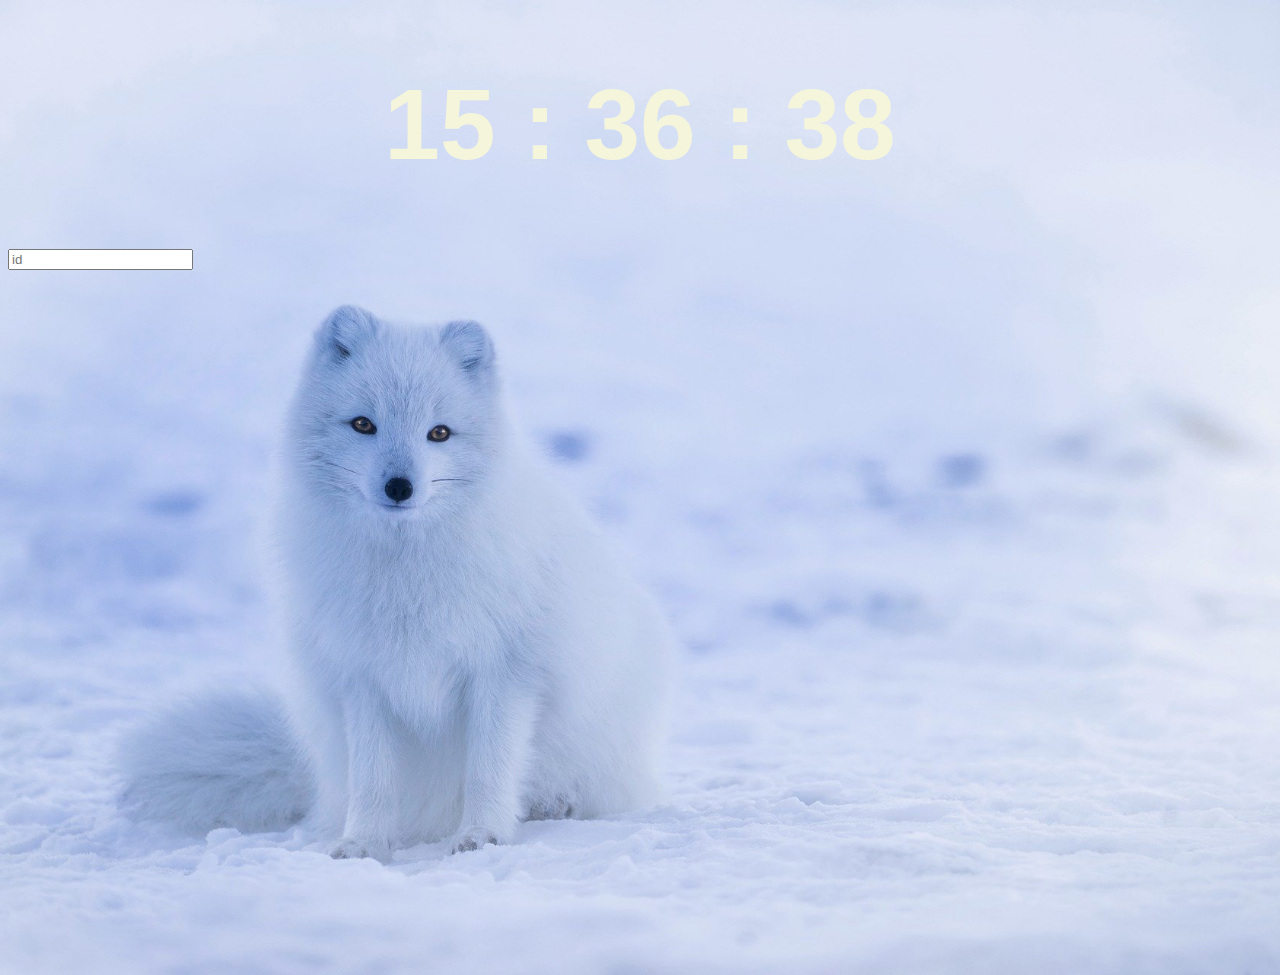
<file: index.html>
<!DOCTYPE html>
<html lang="en">
    <head>
        <meta charset="UTF-8">
        <meta http-equiv="X-UA-Compatible" content="IE=edge">
        <meta name="viewport" content="width=device-width, initial-scale=1.0">
        <link rel="stylesheet" href="./css/final.css">
        <title>Final</title>
    </head>
    <body>
        <div>
            <h1 id="clock"></h1>
            <form class="hidden" id="login-form">
                <input type="text" placeholder="id">
            </form>
        </div>
        <div id="weather">
            <span></span>
            <span></span>
            <span></span>
        </div>
        <form id="todo-form" class="hidden">
            <input type="text" placeholder="To do" required>
        </form>
        <ul id="todo-list" class="hidden"></ul>
        <script src="./final/login.js"></script>
        <script src="./final/clock.js"></script>
        <script src="./final/todo.js"></script>
        <script src="./final/background.js"></script>
        <script src="./final/weather.js"></script>
    </body>
</html>
</file>
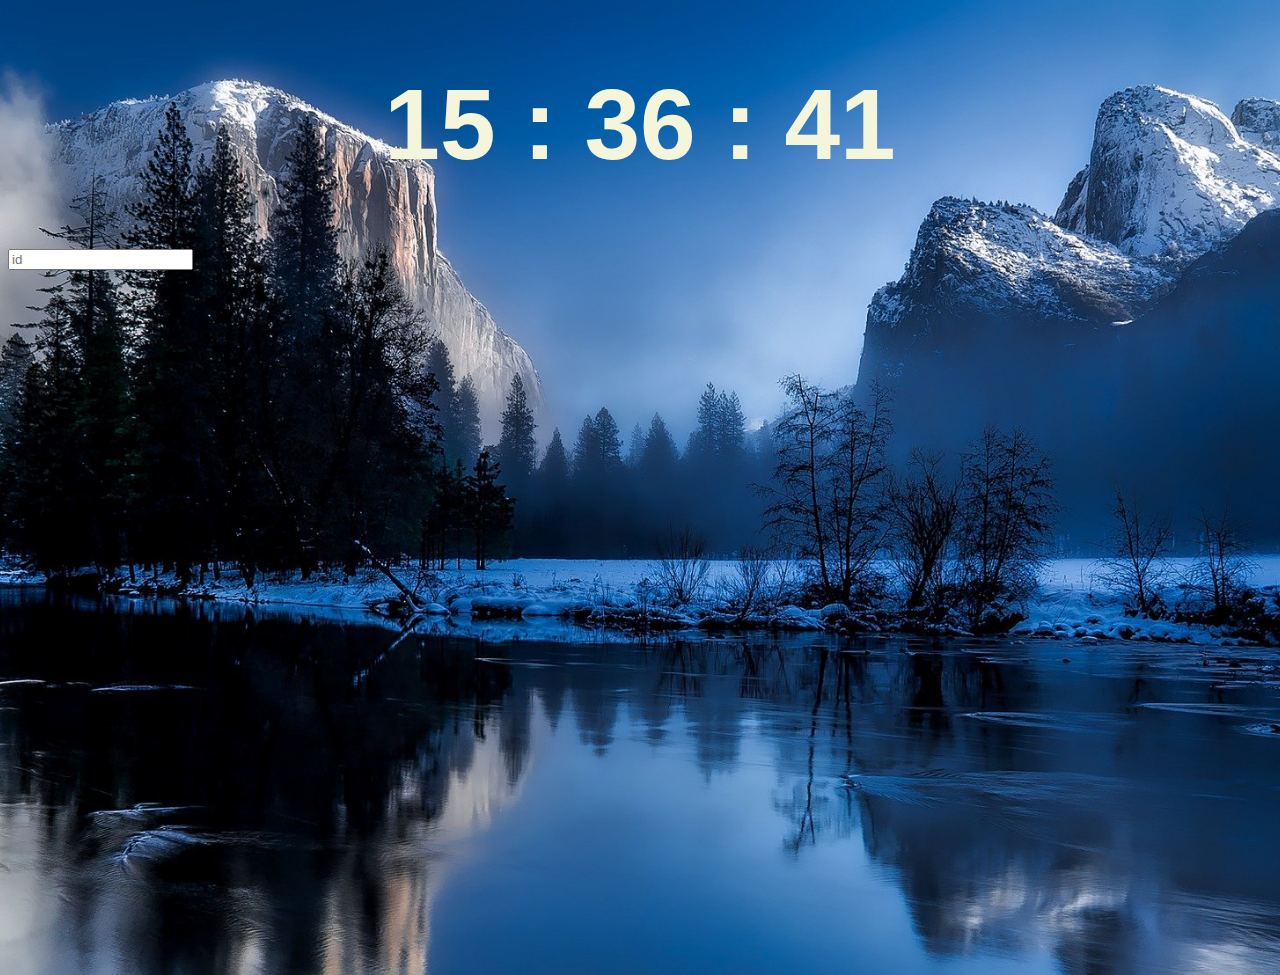
<file: final.html>
<!DOCTYPE html>
<html lang="en">
    <head>
        <meta charset="UTF-8">
        <meta http-equiv="X-UA-Compatible" content="IE=edge">
        <meta name="viewport" content="width=device-width, initial-scale=1.0">
        <link rel="stylesheet" href="./css/final.css">
        <title>Final</title>
    </head>
    <body>
        <div>
            <h1 id="clock"></h1>
            <form class="hidden" id="login-form">
                <input type="text" placeholder="id">
            </form>
        </div>
        <div id="weather">
            <span></span>
            <span></span>
            <span></span>
        </div>
        <form id="todo-form" class="hidden">
            <input type="text" placeholder="To do" required>
        </form>
        <ul id="todo-list" class="hidden"></ul>
        <script src="./final/login.js"></script>
        <script src="./final/clock.js"></script>
        <script src="./final/todo.js"></script>
        <script src="./final/background.js"></script>
        <script src="./final/weather.js"></script>
    </body>
</html>
</file>
<file: css/final.css>
body {
    height: 100vh;
    background-repeat : no-repeat;
    background-size : cover;
    background-position: center;
}

#clock {
    color: beige;
    text-align: center;
    font-size: 100px;
    font-family:-apple-system, BlinkMacSystemFont, 'Segoe UI', Roboto, Oxygen, Ubuntu, Cantarell, 'Open Sans', 'Helvetica Neue', sans-serif;
}

.hidden {
    display: none;
}

#todo-form{
    text-align: center;
}

#todo-list{
    color: beige;
}
#todo-list li{
    margin-bottom: 5px;
}
#todo-list button {
    background-color: #ffffff;
    opacity: 0.7;
}

#weather{
    text-align: center;
    color: beige;
    font-size: 25px;
}
</file>
